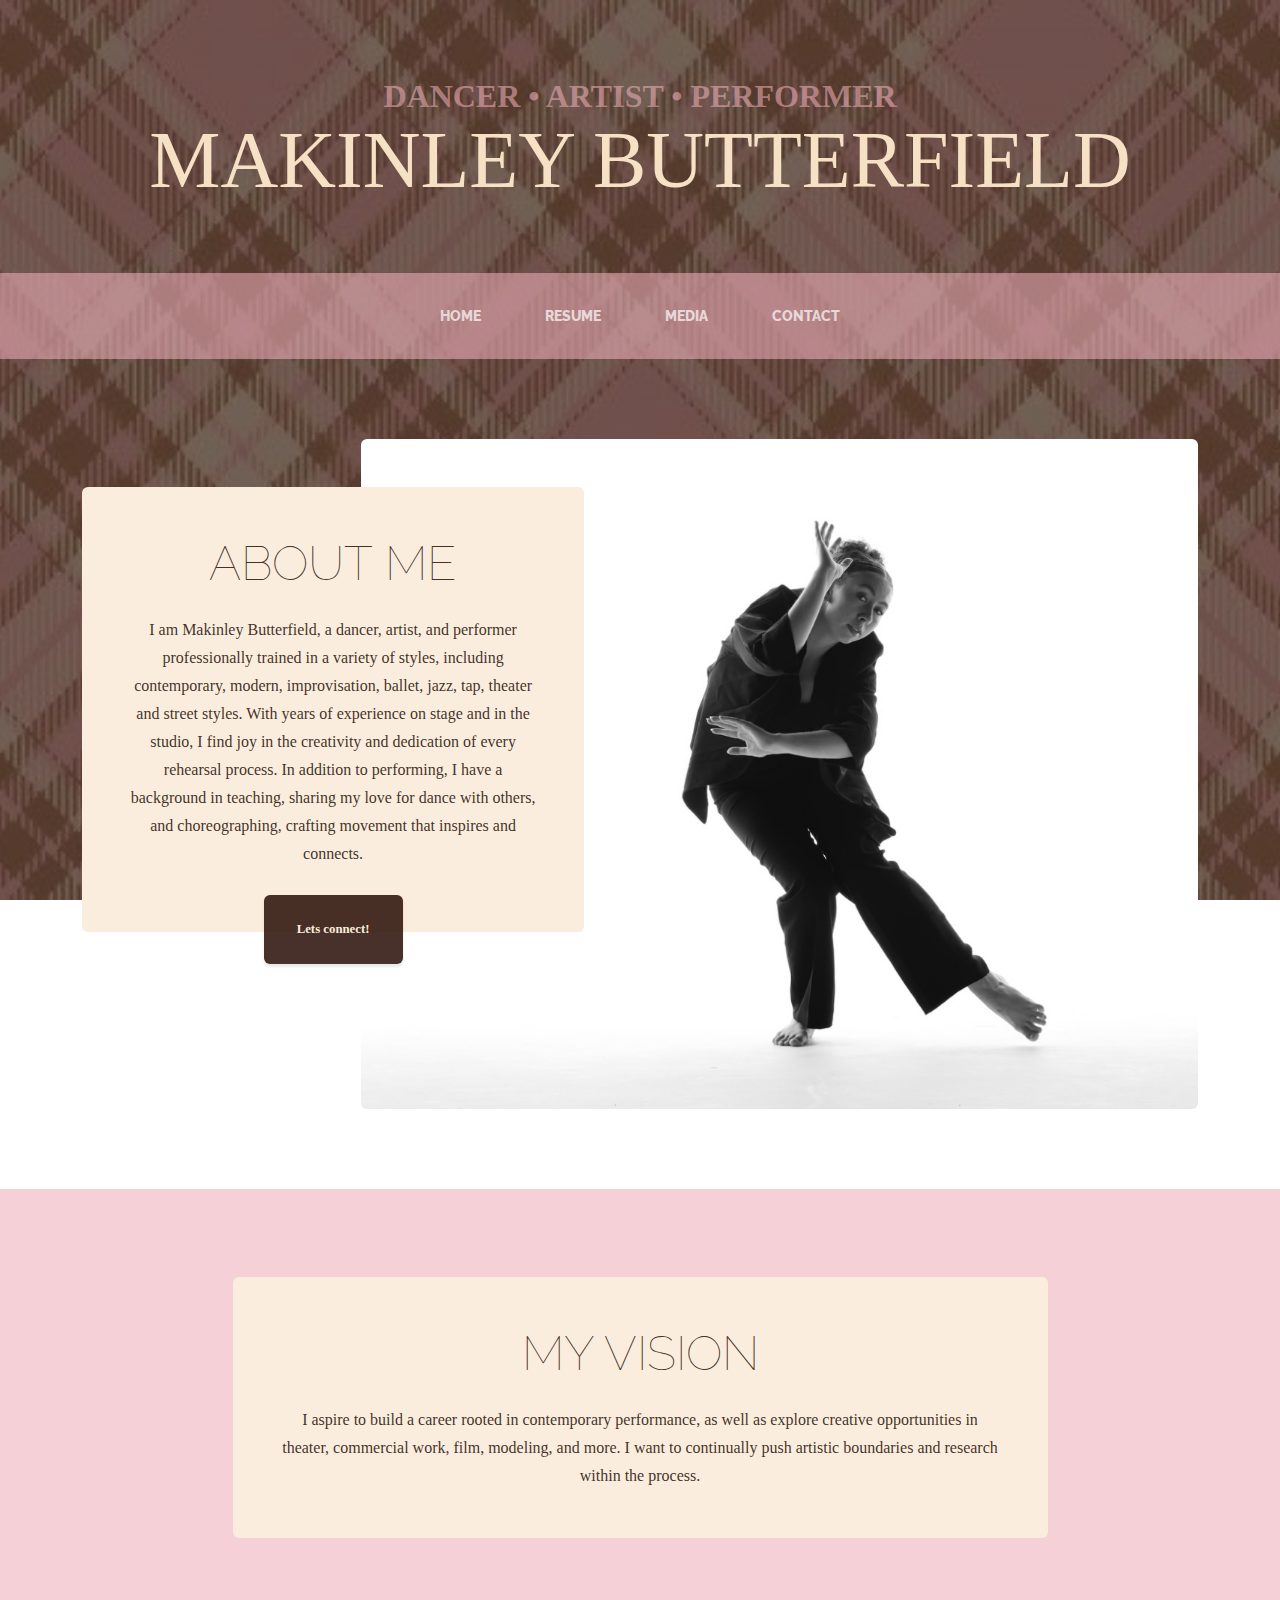
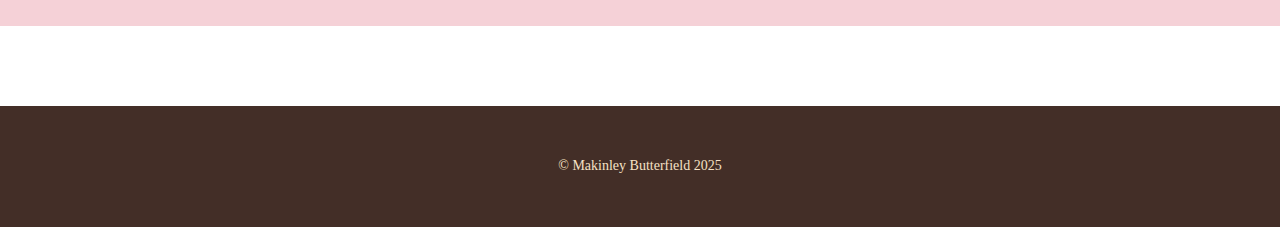
<file: index.html>
<!DOCTYPE html>
<html lang="en">
    <head>
        <meta charset="utf-8" />
        <meta name="viewport" content="width=device-width, initial-scale=1, shrink-to-fit=no" />
        <meta name="description" content="" />
        <meta name="author" content="" />
        <title>Makinley Butterfield</title>
        <link rel="icon" type="image/x-icon" href="assets/favicon.ico" />
        <!-- Google fonts-->
        <link href="https://fonts.googleapis.com/css?family=Raleway:100,100i,200,200i,300,300i,400,400i,500,500i,600,600i,700,700i,800,800i,900,900i" rel="stylesheet" />
        <link href="https://fonts.googleapis.com/css?family=Lora:400,400i,700,700i" rel="stylesheet" />
        <!-- Core theme CSS (includes Bootstrap)-->
        <link href="css/styles.css" rel="stylesheet" />
        <link rel="stylesheet" href="css/mystyles.css">
    </head>
    <body>
        <header>
            <h1 class="site-heading text-center text-faded d-none d-lg-block">
                <span class="site-heading-upper text-primary mb-3 pnkclr">DANCER • ARTIST • PERFORMER</span>
                <span class="site-heading-lower ">Makinley Butterfield</span>
            </h1>
        </header>
        <!-- Navigation-->
        <nav class="navbar navbar-expand-lg navbar-dark py-lg-4" id="mainNav">
            <div class="container">
                <a class="navbar-brand text-uppercase fw-bold d-lg-none brwnclr" href="index.html">Makinley Butterfield</a>
                <button class="navbar-toggler" type="button" data-bs-toggle="collapse" data-bs-target="#navbarSupportedContent" aria-controls="navbarSupportedContent" aria-expanded="false" aria-label="Toggle navigation"><span class="navbar-toggler-icon"></span></button>
                <div class="collapse navbar-collapse" id="navbarSupportedContent">
                    <ul class="navbar-nav mx-auto">
                        <li class="nav-item px-lg-4"><a class="nav-link text-uppercase" href="index.html">Home</a></li>
                        <li class="nav-item px-lg-4"><a class="nav-link text-uppercase" href="about.html">Resume</a></li>
                        <li class="nav-item px-lg-4"><a class="nav-link text-uppercase" href="products.html">Media</a></li>
                        <li class="nav-item px-lg-4"><a class="nav-link text-uppercase" href="store.html">Contact</a></li>
                    </ul>
                </div>
            </div>
        </nav>
        <section class="page-section clearfix">
            <div class="container">
                <div class="intro">
                    <img class="intro-img img-fluid mb-3 mb-lg-0 rounded" src="assets/img/intro.jpg" alt="..." />
                    <div class="intro-text left-0 text-center bg-faded p-5 rounded whtbg">
                        <h2 class="section-heading mb-4">
                            <span class="section-heading-lower brwnclr">About Me</span>
                        </h2>
                        <p class="mb-3 brwnclr">I am Makinley Butterfield, a dancer, artist, and performer professionally trained in a variety of styles, including contemporary, modern, improvisation, ballet, jazz, tap, theater and street styles. With years of experience on stage and in the studio, I find joy in the creativity and dedication of every rehearsal process. In addition to performing, I have a background in teaching, sharing my love for dance with others, and choreographing, crafting movement that inspires and connects.</p>
                        <div class="intro-button mx-auto "><a class="btn btn-xl brwnbg whtclr" href="store.html">Lets connect!</a></div>
                    </div>
                </div>
            </div>
        </section>
        <section class="page-section cta pnkbg">
            <div class="container">
                <div class="row">
                    <div class="col-xl-9 mx-auto ">
                        <div class="cta-inner bg-faded text-center rounded whtbg">
                            <h2 class="section-heading mb-4">
                                <span class="section-heading-lower brwnclr">My Vision</span>
                            </h2>
                            <p class="mb-0 brwnclr">I aspire to build a career rooted in contemporary performance, as well as explore creative opportunities in theater, commercial work, film, modeling, and more. I want to continually push artistic boundaries and research within the process.</p>
                        </div>
                    </div>
                </div>
            </div>
        </section>
        <footer class="footer text-faded text-center py-5">
            <div class="container"><p class="m-0 small">&copy; Makinley Butterfield 2025</p></div>
        </footer>
        <!-- Bootstrap core JS-->
        <script src="https://cdn.jsdelivr.net/npm/bootstrap@5.2.3/dist/js/bootstrap.bundle.min.js"></script>
        <!-- Core theme JS-->
        <script src="js/scripts.js"></script>
    </body>
</html>
</file>
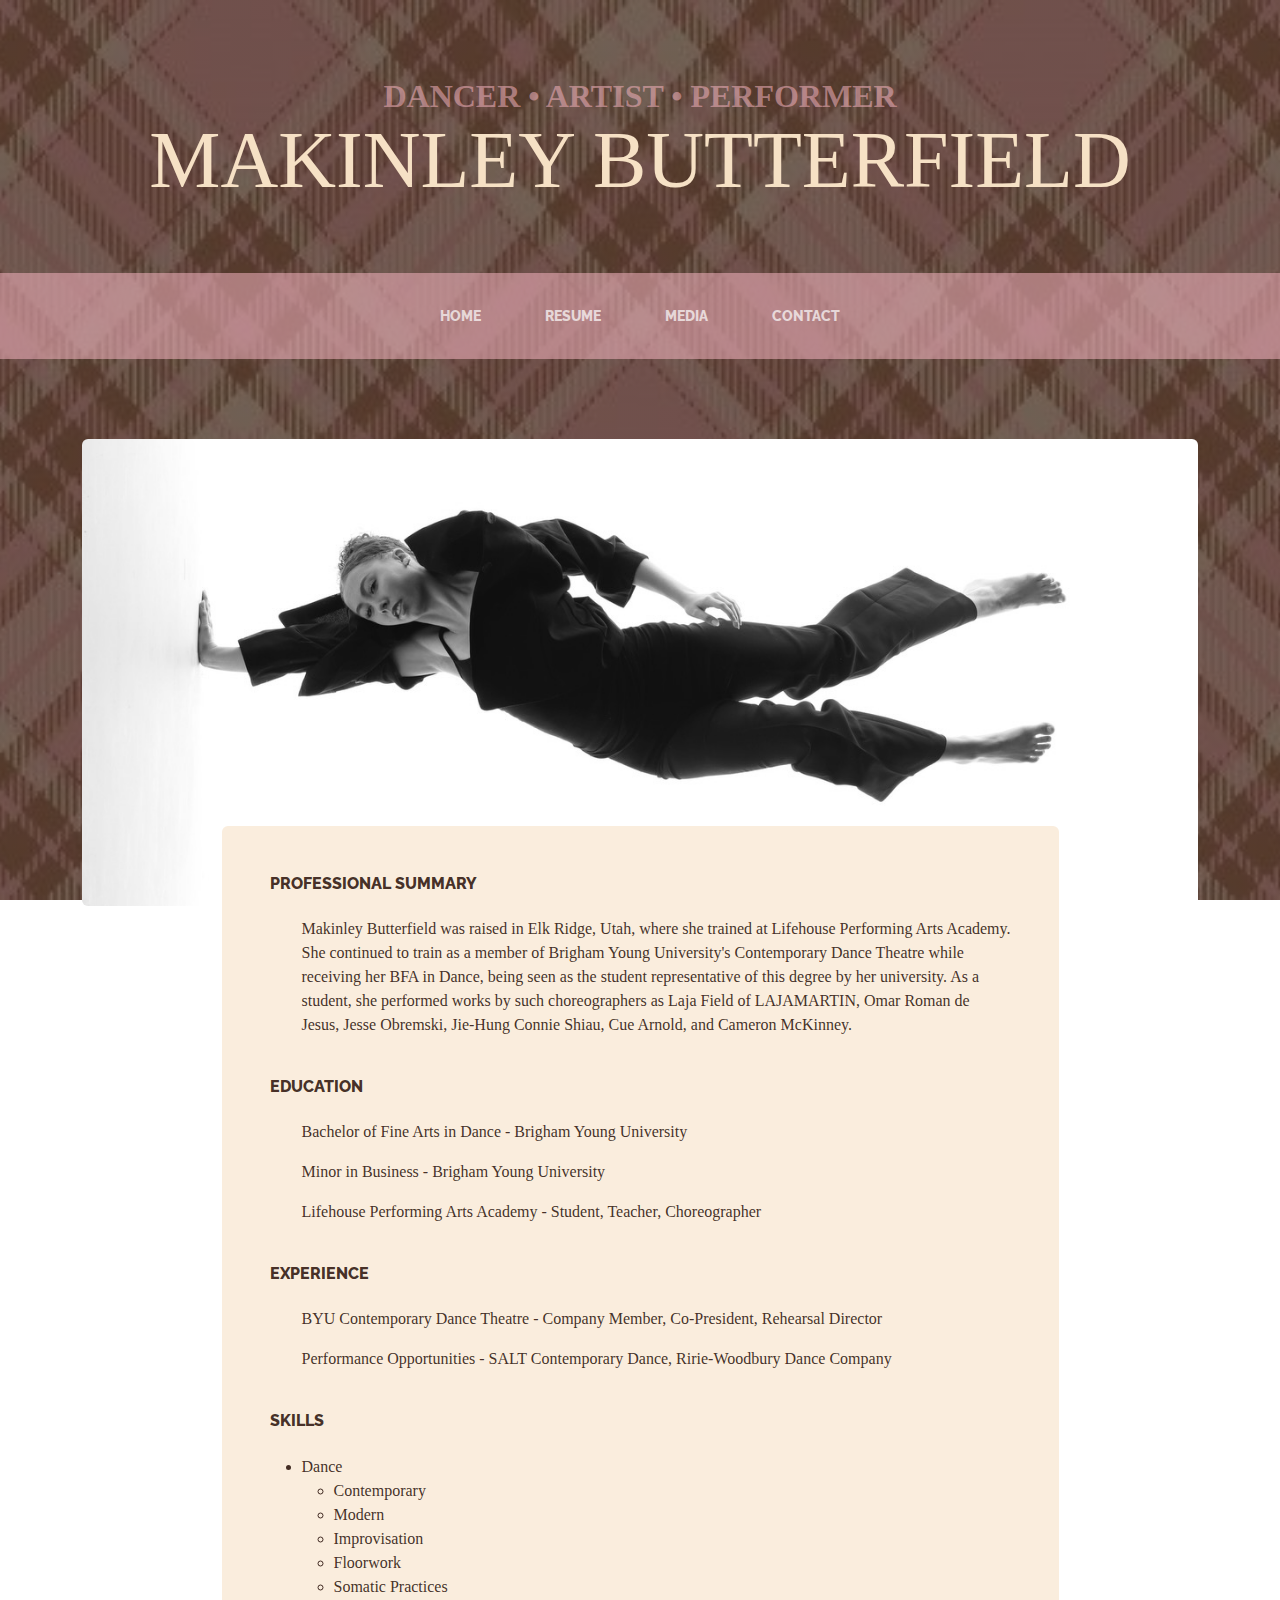
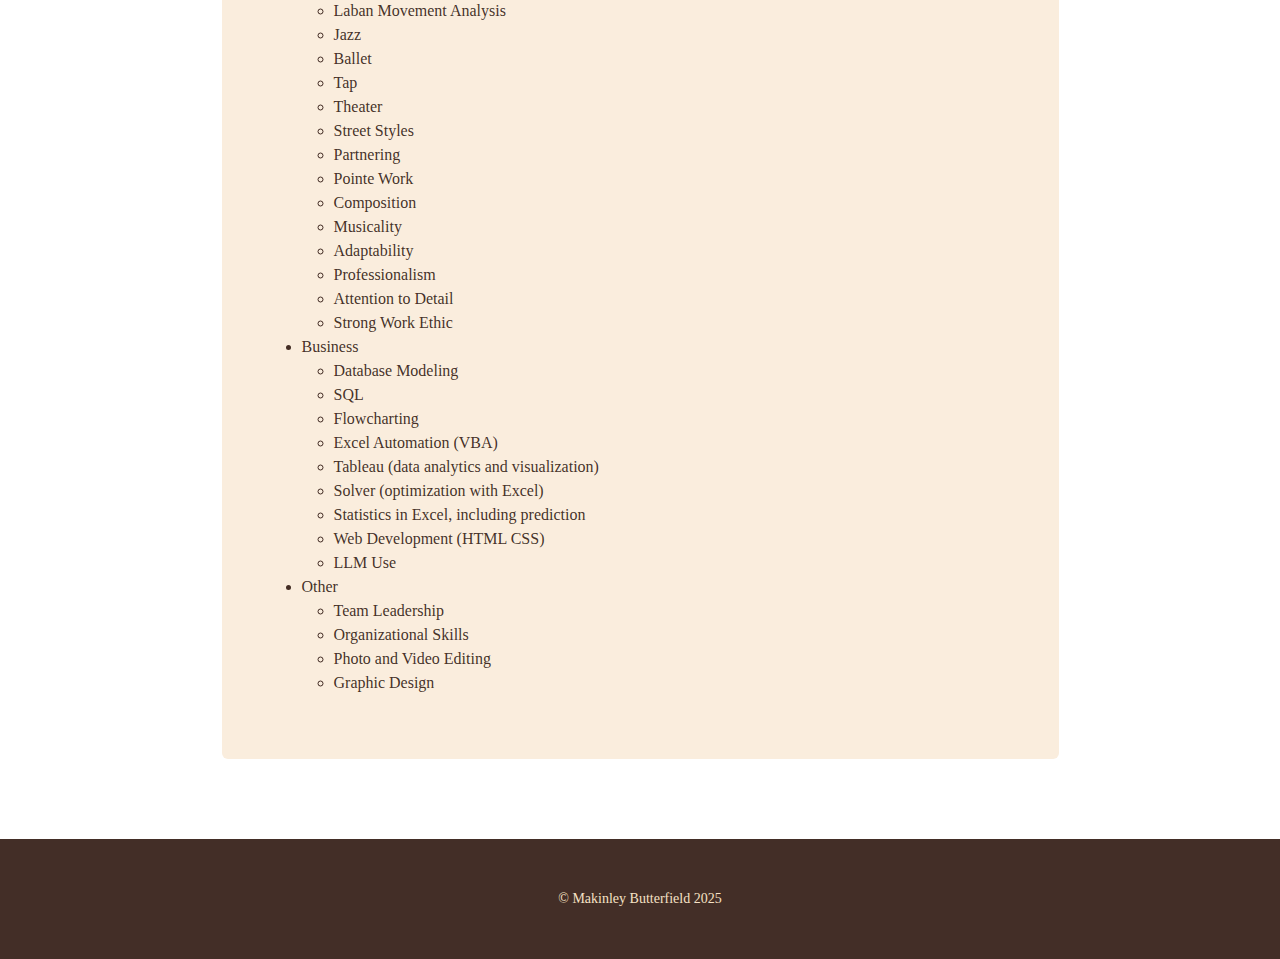
<file: about.html>
<!DOCTYPE html>
<html lang="en">
    <head>
        <meta charset="utf-8" />
        <meta name="viewport" content="width=device-width, initial-scale=1, shrink-to-fit=no" />
        <meta name="description" content="" />
        <meta name="author" content="" />
        <title>Makinley Butterfield</title>
        <link rel="icon" type="image/x-icon" href="assets/favicon.ico" />
        <!-- Google fonts-->
        <link href="https://fonts.googleapis.com/css?family=Raleway:100,100i,200,200i,300,300i,400,400i,500,500i,600,600i,700,700i,800,800i,900,900i" rel="stylesheet" />
        <link href="https://fonts.googleapis.com/css?family=Lora:400,400i,700,700i" rel="stylesheet" />
        <!-- Core theme CSS (includes Bootstrap)-->
        <link href="css/styles.css" rel="stylesheet" />
        <link rel="stylesheet" href="css/mystyles.css">
    </head>
    <body>
        <header>
            <h1 class="site-heading text-center text-faded d-none d-lg-block">
                <span class="site-heading-upper text-primary mb-3 pnkclr">DANCER • ARTIST • PERFORMER</span>
                <span class="site-heading-lower">Makinley Butterfield</span>
            </h1>
        </header>
        <!-- Navigation-->
        <nav class="navbar navbar-expand-lg navbar-dark py-lg-4" id="mainNav">
            <div class="container">
                <a class="navbar-brand text-uppercase fw-bold d-lg-none brwnclr" href="index.html">Makinley Butterfield</a>
                <button class="navbar-toggler" type="button" data-bs-toggle="collapse" data-bs-target="#navbarSupportedContent" aria-controls="navbarSupportedContent" aria-expanded="false" aria-label="Toggle navigation"><span class="navbar-toggler-icon"></span></button>
                <div class="collapse navbar-collapse" id="navbarSupportedContent">
                    <ul class="navbar-nav mx-auto">
                        <li class="nav-item px-lg-4"><a class="nav-link text-uppercase" href="index.html">Home</a></li>
                        <li class="nav-item px-lg-4"><a class="nav-link text-uppercase" href="about.html">Resume</a></li>
                        <li class="nav-item px-lg-4"><a class="nav-link text-uppercase" href="products.html">Media</a></li>
                        <li class="nav-item px-lg-4"><a class="nav-link text-uppercase" href="store.html">Contact</a></li>
                    </ul>
                </div>
            </div>
        </nav>
        <section class="page-section about-heading">
            <div class="container">
                <img class="img-fluid rounded about-heading-img mb-3 mb-lg-0 " src="assets/img/about.jpg" alt="..." />
                <div class="about-heading-content ">
                    
                        <div class="col-xl-9 col-lg-10 mx-auto ">
                            <div class="bg-faded rounded p-5 whtbg brwnclr">
                                <h2 class="section-heading mb-4 ">
                                    <span class="section-heading-upper">PROFESSIONAL SUMMARY</span>
                                </h2>
                                    <ol>Makinley Butterfield was raised in Elk Ridge, Utah, where she trained at Lifehouse Performing Arts Academy. She continued to train as a member of Brigham Young University's Contemporary Dance Theatre while receiving her BFA in Dance, being seen as the student representative of this degree by her university. As a student, she performed works by such choreographers as Laja Field of LAJAMARTIN, Omar Roman de Jesus, Jesse Obremski, Jie-Hung Connie Shiau, Cue Arnold, and Cameron McKinney.</ol>
                                <br>
                                <h2 class="section-heading mb-4">
                                    <span class="section-heading-upper">Education</span>
                                
                                </h2>
                                    <ol>Bachelor of Fine Arts in Dance - Brigham Young University</ol>
                                    <ol>Minor in Business - Brigham Young University</ol>
                                    <ol>Lifehouse Performing Arts Academy - Student, Teacher, Choreographer</ol>
                                    <br>
                                <h2 class="section-heading mb-4">
                                    <span class="section-heading-upper">Experience</span>
                                
                                </h2>
                                    <ol>BYU Contemporary Dance Theatre - Company Member, Co-President, Rehearsal Director</ol>
                                    <ol>Performance Opportunities - SALT Contemporary Dance, Ririe-Woodbury Dance Company</ol>
                                    <br>
                                <h2 class="section-heading mb-4">
                                    <span class="section-heading-upper">Skills</span>
                                    
                                </h2>
                                <ul>
                                    <li>Dance<ul>
                                    <li>Contemporary</li>
                                    <li>Modern</li>
                                    <li>Improvisation</li>
                                    <li>Floorwork</li>
                                    <li>Somatic Practices</li>
                                    <li>Laban Movement Analysis</li>
                                    <li>Jazz</li>
                                    <li>Ballet</li>
                                    <li>Tap</li>
                                    <li>Theater</li>
                                    <li>Street Styles</li>
                                    <li>Partnering</li>
                                    <li>Pointe Work</li>
                                    <li>Composition</li>
                                    <li>Musicality</li>
                                    <li>Adaptability</li>
                                    <li>Professionalism</li>
                                    <li>Attention to Detail</li>
                                    <li>Strong Work Ethic</li>
                                </ul>
                            </li>
                            
                                <li>Business<ul>
                                    <li>Database Modeling</li>
                                    <li>SQL</li>
                                    <li>Flowcharting</li>
                                    <li>Excel Automation (VBA)</li>
                                    <li>Tableau (data analytics and visualization)</li>
                                    <li>Solver (optimization with Excel)</li>
                                    <li>Statistics in Excel, including prediction</li>
                                    <li>Web Development (HTML CSS)</li>
                                    <li>LLM Use</li>
                                </ul>
                            </li>
                                <li>Other<ul>
                                    <li>Team Leadership</li>
                                    <li>Organizational Skills</li>
                                    <li>Photo and Video Editing</li>
                                    <li>Graphic Design</li>
                                </ul>
                            </li>   
                        </div>                           
                                
                            </div>
                        </div>
                    </div>
                </div>
            </div>
        </section>
        <footer class="footer text-faded text-center py-5">
            <div class="container"><p class="m-0 small">&copy; Makinley Butterfield 2025</p></div>
        </footer>
        <!-- Bootstrap core JS-->
        <script src="https://cdn.jsdelivr.net/npm/bootstrap@5.2.3/dist/js/bootstrap.bundle.min.js"></script>
        <!-- Core theme JS-->
        <script src="js/scripts.js"></script>
    </body>
</html>
</file>
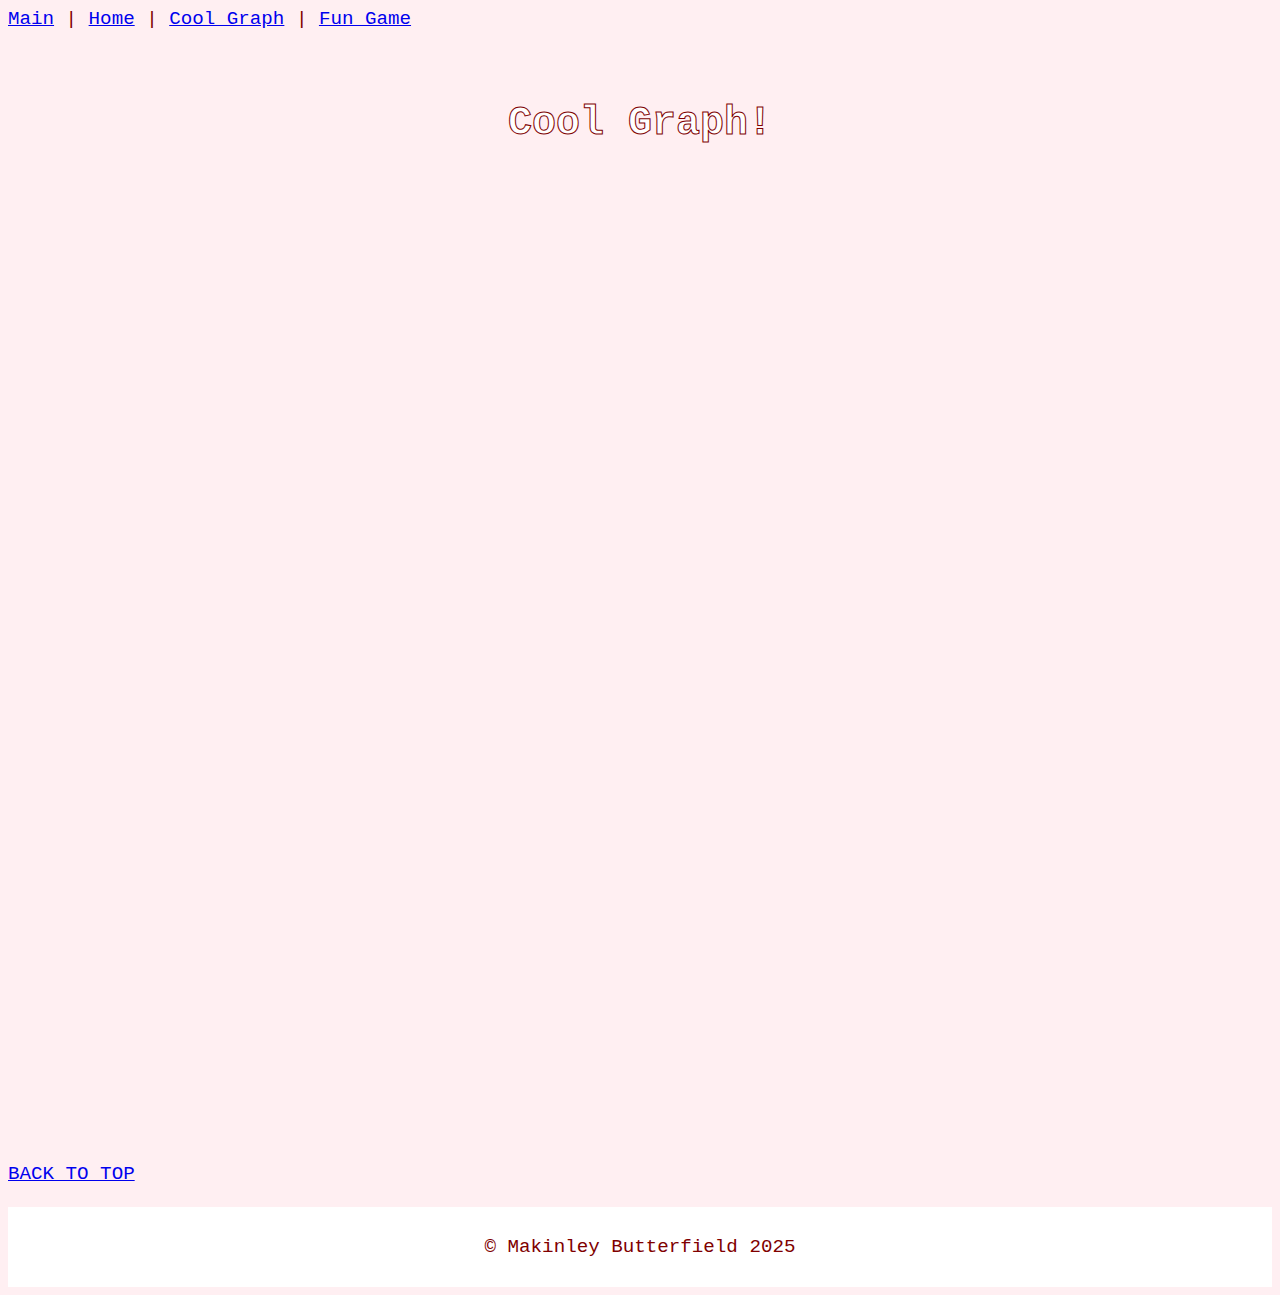
<file: coolgraph.html>
<!DOCTYPE html>
<html lang="en">
<head>
    <meta charset="UTF-8">
    <meta name="viewport" content="width=device-width, initial-scale=1.0">
    <title>Cool Graph</title>
    <link rel="stylesheet" href="css/secretstyles.css">

</head>
<body>
    <a class="nav-link text-uppercase header" href="index.html" id="Main">Main</a>  |
    <a class="nav-link text-uppercase header" href="hehe.html" id="home">Home</a>  |
    <a class="nav-link text-uppercase header" href="coolgraph.html" id="coolgraph">Cool Graph</a>  |
    <a class="nav-link text-uppercase header" href="fungame.html" id="fungame">Fun Game</a>

    <br><br><br>
    <h1>Cool Graph!</h1>
    <div class='tableauPlaceholder tableau-container' width="100px" id='viz1734396223423' style='position: relative'><noscript><a href='#'><img alt='Final Viz ' src='https:&#47;&#47;public.tableau.com&#47;static&#47;images&#47;Th&#47;TheChangingGeographyofCandyLandIronQuestGamesNightViz&#47;FinalViz&#47;1_rss.png' style='border: none' /></a></noscript><object class='tableauViz'  style='display:none;'><param name='host_url' value='https%3A%2F%2Fpublic.tableau.com%2F' /> <param name='embed_code_version' value='3' /> <param name='site_root' value='' /><param name='name' value='TheChangingGeographyofCandyLandIronQuestGamesNightViz&#47;FinalViz' /><param name='tabs' value='no' /><param name='toolbar' value='yes' /><param name='static_image' value='https:&#47;&#47;public.tableau.com&#47;static&#47;images&#47;Th&#47;TheChangingGeographyofCandyLandIronQuestGamesNightViz&#47;FinalViz&#47;1.png' /> <param name='animate_transition' value='yes' /><param name='display_static_image' value='yes' /><param name='display_spinner' value='yes' /><param name='display_overlay' value='yes' /><param name='display_count' value='yes' /><param name='language' value='en-US' /><param name='filter' value='_gl=1*15prfb5*_ga*MTAwMzc4MzAyMy4xNzM0Mzk0NjQ3*_ga_8YLN0SNXVS*MTczNDM5NDY0NS4xLjEuMTczNDM5NjE5NS4wLjAuMA..' /></object></div>                <script type='text/javascript'>                    var divElement = document.getElementById('viz1734396223423');                    var vizElement = divElement.getElementsByTagName('object')[0];                    vizElement.style.width='1800px';vizElement.style.height='1177px';                    var scriptElement = document.createElement('script');                    scriptElement.src = 'https://public.tableau.com/javascripts/api/viz_v1.js';                    vizElement.parentNode.insertBefore(scriptElement, vizElement);                </script>

    <br><br><br><br><br><br><br><br><br><br><br><br><br><br><br><br><br><br><br><br><br><br><br><br><br><br><br><br><br><br><br><br><br><br><br><br><br><br><br><br><br><br><br><br><br>
    <a href="#home">BACK TO TOP</a>    
    <br><br>
    <div class="footer">
        <p>&copy; Makinley Butterfield 2025</p>
    </div>
</body>
</html>
</file>
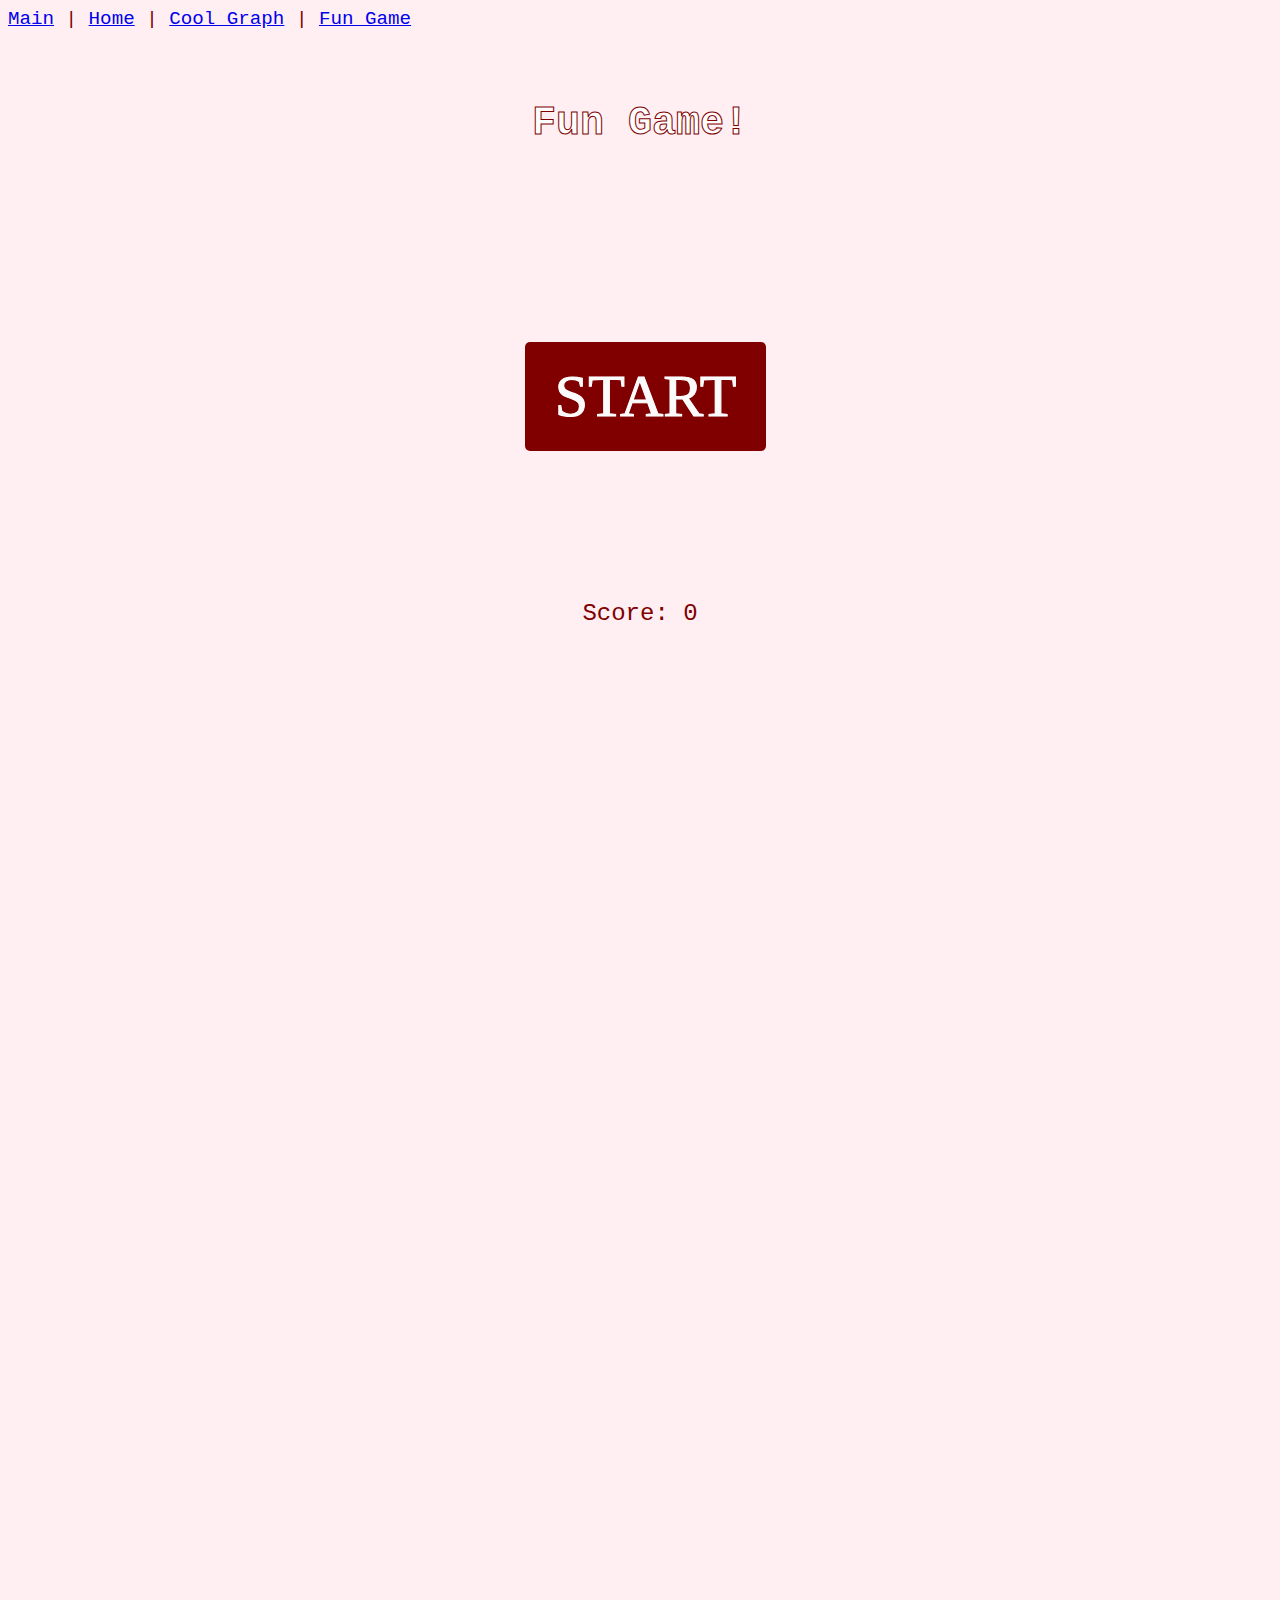
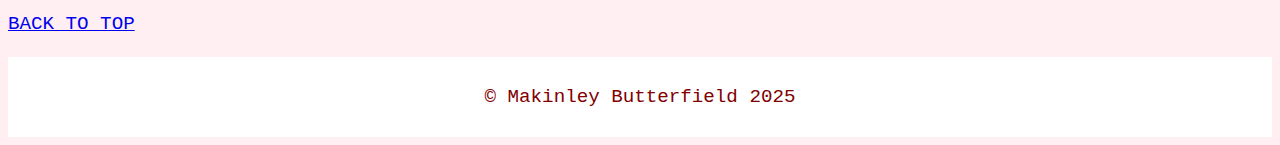
<file: fungame.html>
<!DOCTYPE html>
<html lang="en">
<head>
    <meta charset="UTF-8">
    <meta name="viewport" content="width=device-width, initial-scale=1.0">
    <title>Fun Game</title>
    <link rel="stylesheet" href="css/secretstyles.css">

</head>
<body>
    <a class="nav-link text-uppercase header" href="index.html" id="Main">Main</a>  |
    <a class="nav-link text-uppercase header" href="hehe.html" id="home">Home</a>  |
    <a class="nav-link text-uppercase header" href="coolgraph.html" id="coolgraph">Cool Graph</a>  |
    <a class="nav-link text-uppercase header" href="fungame.html" id="fungame">Fun Game</a>
    
    <br><br><br>
    <h1>Fun Game!</h1>


    <!DOCTYPE html>
<html lang="en">
<head>
  <meta charset="UTF-8">
  <meta name="viewport" content="width=device-width, initial-scale=1.0">
  <title>Snake Game</title>
  <style>
    .bdy {
      margin: 0;
      display: flex;
      justify-content: center;
      align-items: center;
      height: 50vh;
    }
    canvas {
      border: 1px solid white;
      background-color: #000;
    }
    #score {
      position: absolute;
      top: 600px;
      left: 50%;
      transform: translateX(-50%);
      font-size: 24px;
    }

    #startButton {
        padding: 20px 30px;
        font-size: 60px;
        font-family: Georgia, 'Times New Roman', Times, serif;
        -webkit-text-stroke: 1px rgb(255, 255, 255);
        background-color: maroon;
        color: rgb(251, 251, 251);
        border: none;
        cursor: pointer;
        border-radius: 5px;
        position: absolute;
        left: 41%;
        top: 38%;
    }
    
    #startButton:hover {
        background-color: rgba(128, 0, 0, 0.614);
    }

  </style>

<button id="startButton">START</button>

<div class="bdy">
  <div id="score">Score: 0</div>
  <canvas id="gameCanvas" width="400" height="400" style="display: none;"></canvas>
</div>

<script>
  const startButton = document.getElementById('startButton');
  const canvas = document.getElementById('gameCanvas');
  const ctx = canvas.getContext('2d');
  const scoreDisplay = document.getElementById('score');

  const boxSize = 20;
  let snake = [{ x: 9 * boxSize, y: 9 * boxSize }];
  let direction = "RIGHT";
  let food = {
    x: Math.floor(Math.random() * 20) * boxSize,
    y: Math.floor(Math.random() * 20) * boxSize
  };
  let score = 0;
  let gameInterval;

  // Start button functionality
  startButton.addEventListener('click', () => {
    startButton.style.display = 'none'; // Hide the button
    canvas.style.display = 'block'; // Show the game canvas
    gameInterval = setInterval(gameLoop, 150); // Start the game loop
  });

  document.addEventListener('keydown', changeDirection);

  function changeDirection(event) {
    const key = event.key;
    if (key === 'ArrowUp' && direction !== 'DOWN') direction = 'UP';
    else if (key === 'ArrowDown' && direction !== 'UP') direction = 'DOWN';
    else if (key === 'ArrowLeft' && direction !== 'RIGHT') direction = 'LEFT';
    else if (key === 'ArrowRight' && direction !== 'LEFT') direction = 'RIGHT';
  }

  function drawSnake() {
    snake.forEach(segment => {
      ctx.fillStyle = 'lime';
      ctx.fillRect(segment.x, segment.y, boxSize, boxSize);
    });
  }

  function moveSnake() {
    const head = { ...snake[0] };
    if (direction === 'UP') head.y -= boxSize;
    else if (direction === 'DOWN') head.y += boxSize;
    else if (direction === 'LEFT') head.x -= boxSize;
    else if (direction === 'RIGHT') head.x += boxSize;

    snake.unshift(head);

    // Check if snake eats food
    if (head.x === food.x && head.y === food.y) {
      score += 1;
      scoreDisplay.textContent = `Score: ${score}`;
      food = {
        x: Math.floor(Math.random() * 20) * boxSize,
        y: Math.floor(Math.random() * 20) * boxSize
      };
    } else {
      snake.pop();
    }
  }

  function drawFood() {
    ctx.fillStyle = 'red';
    ctx.fillRect(food.x, food.y, boxSize, boxSize);
  }

  function checkCollision() {
    const head = snake[0];
    // Check collision with walls
    if (head.x < 0 || head.x >= canvas.width || head.y < 0 || head.y >= canvas.height) {
      return true;
    }

    // Check collision with itself
    for (let i = 1; i < snake.length; i++) {
      if (head.x === snake[i].x && head.y === snake[i].y) {
        return true;
      }
    }

    return false;
  }

  function gameLoop() {
    if (checkCollision()) {
      clearInterval(gameInterval); // Stop the game loop
      alert(`Game Over! Your score was: ${score}`);
      document.location.reload(); // Reload the page to reset the game
    }

    ctx.clearRect(0, 0, canvas.width, canvas.height); // Clear the canvas
    drawFood();
    moveSnake();
    drawSnake();
  }
</script>

<br><br><br><br><br><br><br><br><br><br><br><br><br><br><br><br><br><br><br><br><br><br><br><br><br><br><br><br><br><br><br><br><br><br><br><br><br><br><br><br><br><br><br><br><br>
<a href="#home">BACK TO TOP</a>    
    <br><br>
    <div class="footer">
        <p>&copy; Makinley Butterfield 2025</p>
    </div>
</body>
</html>
</file>
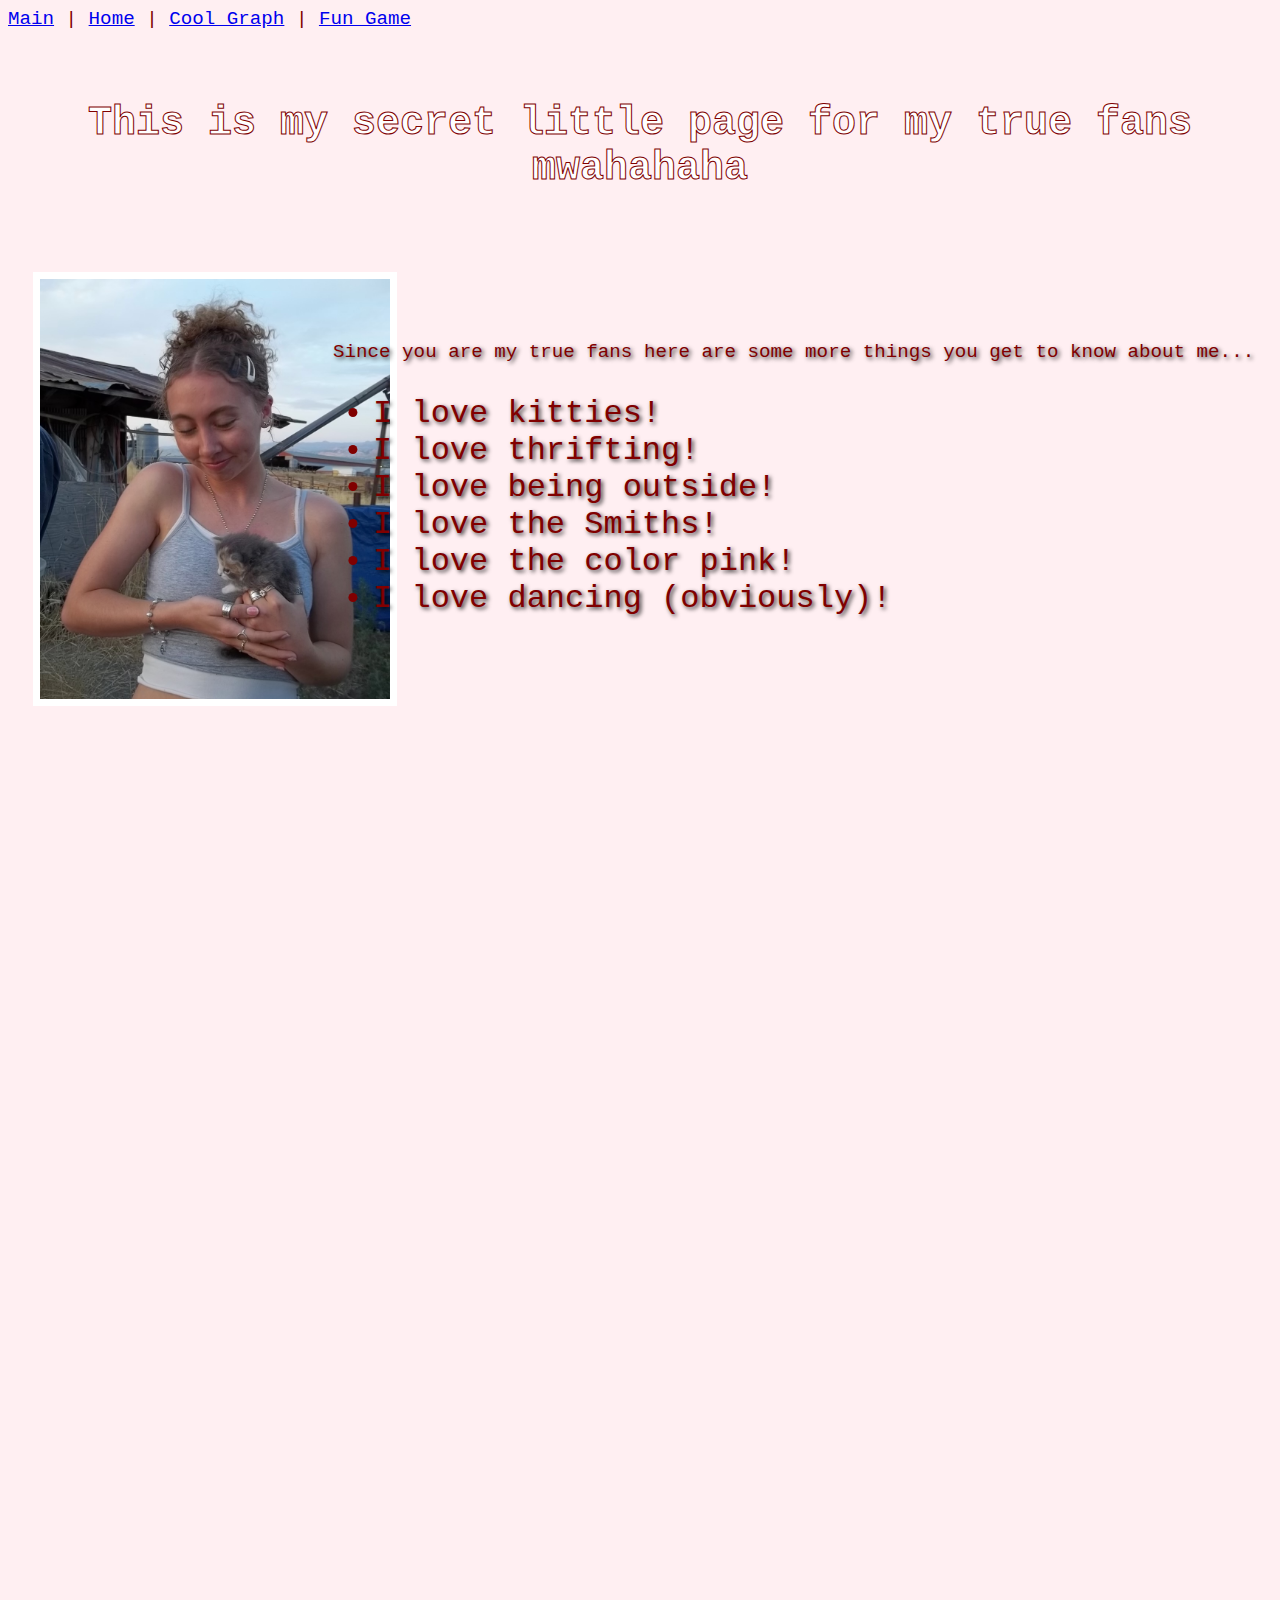
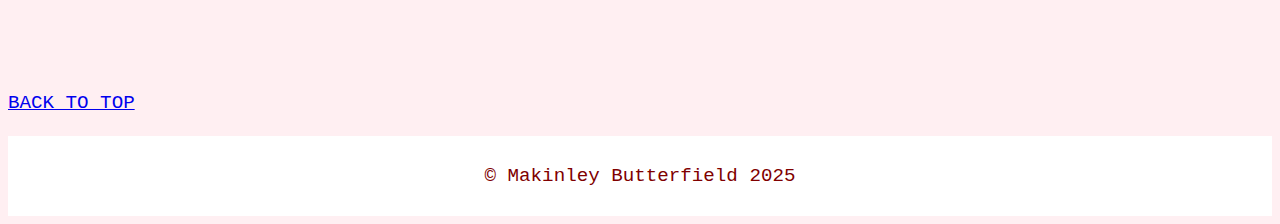
<file: hehe.html>
<!DOCTYPE html>
<html lang="en">
<head>
    <meta charset="UTF-8">
    <meta name="viewport" content="width=device-width, initial-scale=1.0">
    <title>Makinleys Secret Page</title>
    <link rel="stylesheet" href="css/secretstyles.css">
</head>
<body> 
    <a class="nav-link text-uppercase header" href="index.html" id="Main">Main</a>  |
    <a class="nav-link text-uppercase header" href="hehe.html" id="home">Home</a>  |
    <a class="nav-link text-uppercase header" href="coolgraph.html" id="coolgraph">Cool Graph</a>  |
    <a class="nav-link text-uppercase header" href="fungame.html" id="fungame">Fun Game</a>
<br><br><br>
    <h1>This is my secret little page for my true fans mwahahaha</h1>
    <br> <br>
    <div>
        <img src="assets/img/kitty.jpg" alt="Me with a kitty!" class="img">
    </div>
    <div class="box1"> Since you are my true fans here are some more things you get to know about me...
        <ul style="font-size: xx-large;">
            <li>I love kitties!</li>
            <li>I love thrifting!</li>
            <li>I love being outside!</li>
            <li>I love the Smiths!</li>
            <li>I love the color pink!</li>
            <li>I love dancing (obviously)!</li>
        </ul>
    </div>

    <br><br><br><br><br><br><br><br><br><br><br><br><br><br><br><br><br><br><br><br><br><br><br><br><br><br><br><br><br><br><br><br><br><br><br><br><br><br><br><br><br><br><br><br><br>
    <a href="#home">BACK TO TOP</a>    
    <br><br>
    <div class="footer">
        <p>&copy; Makinley Butterfield 2025</p>
    </div>
</body>
</html>
</file>
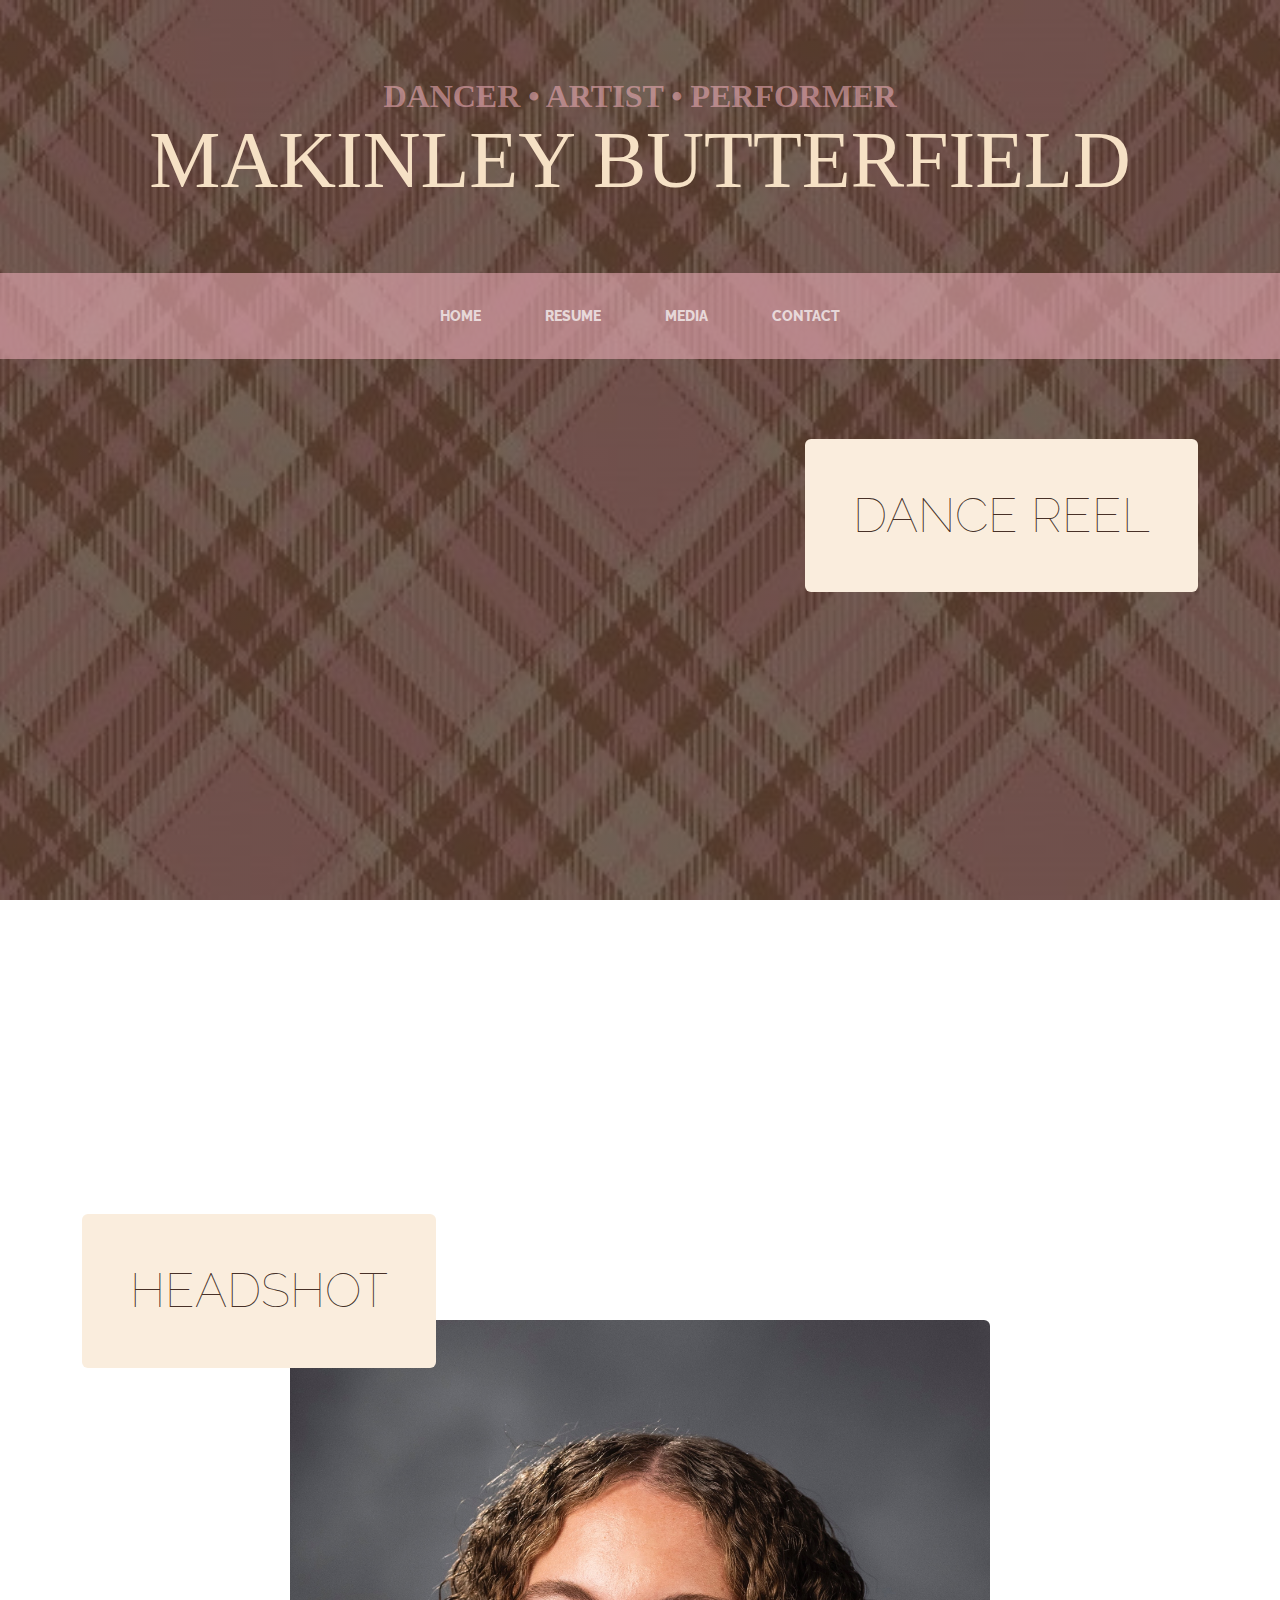
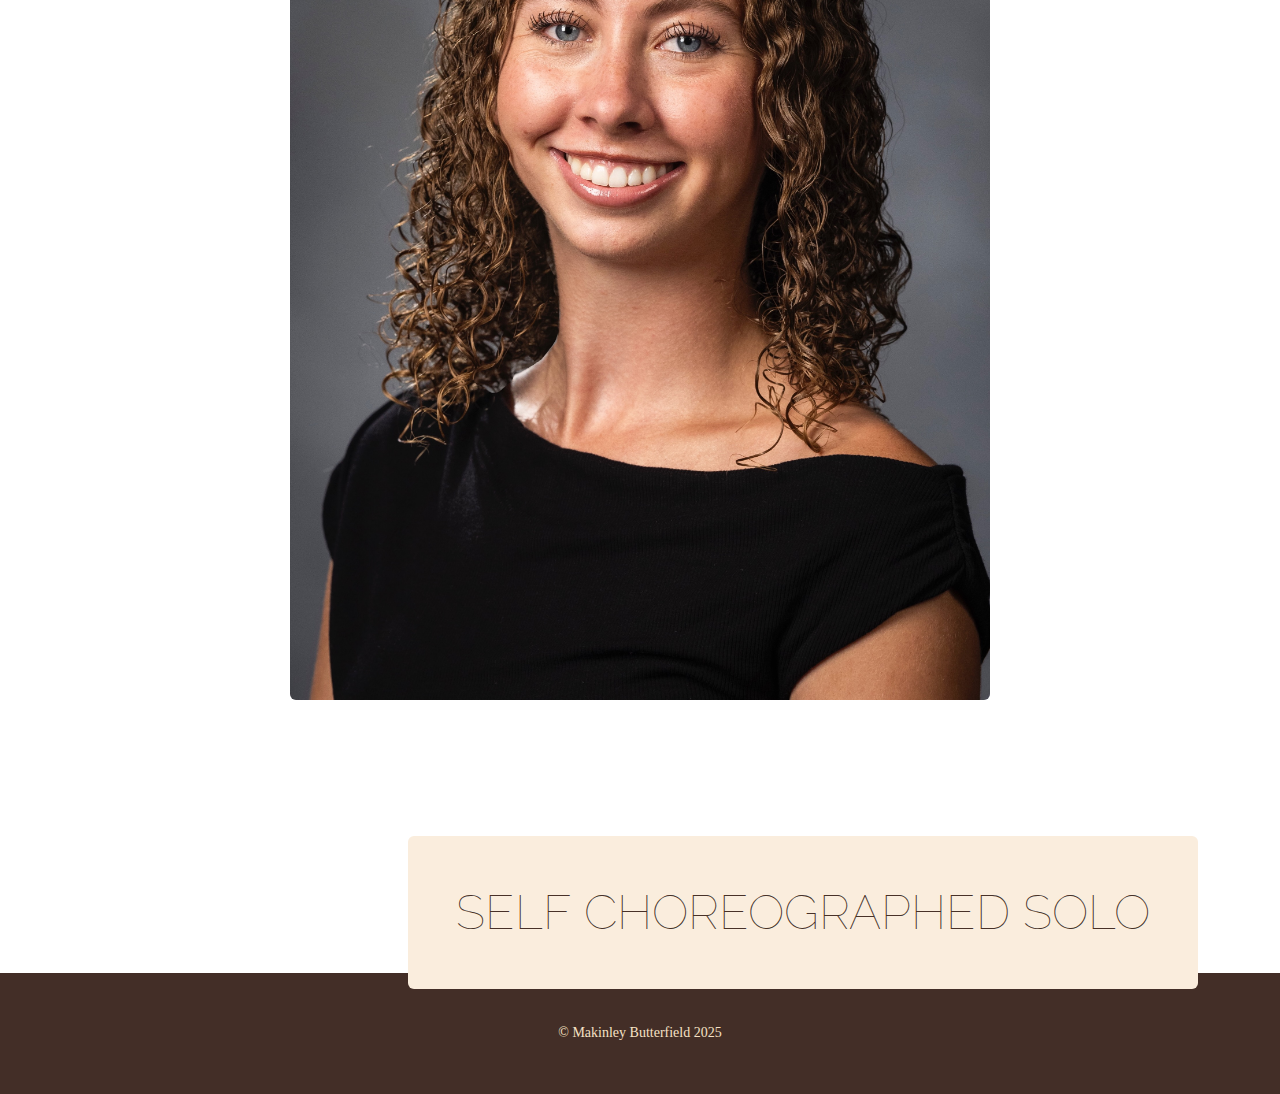
<file: products.html>
<!DOCTYPE html>
<html lang="en">
    <head>
        <meta charset="utf-8" />
        <meta name="viewport" content="width=device-width, initial-scale=1, shrink-to-fit=no" />
        <meta name="description" content="" />
        <meta name="author" content="" />
        <title>Makinley Butterfield</title>
        <link rel="icon" type="image/x-icon" href="assets/favicon.ico" />
        <!-- Google fonts-->
        <link href="https://fonts.googleapis.com/css?family=Raleway:100,100i,200,200i,300,300i,400,400i,500,500i,600,600i,700,700i,800,800i,900,900i" rel="stylesheet" />
        <link href="https://fonts.googleapis.com/css?family=Lora:400,400i,700,700i" rel="stylesheet" />
        <!-- Core theme CSS (includes Bootstrap)-->
        <link href="css/styles.css" rel="stylesheet" />
        <link rel="stylesheet" href="css/mystyles.css">
    </head>
    <body>
        <header>
            <h1 class="site-heading text-center text-faded d-none d-lg-block">
                <span class="site-heading-upper text-primary mb-3 pnkclr">DANCER • ARTIST • PERFORMER</span>
                <span class="site-heading-lower">Makinley Butterfield</span>
            </h1>
        </header>
        <!-- Navigation-->
        <nav class="navbar navbar-expand-lg navbar-dark py-lg-4" id="mainNav">
            <div class="container">
                <a class="navbar-brand text-uppercase fw-bold d-lg-none brwnclr" href="index.html">Makinley Butterfield</a>
                <button class="navbar-toggler" type="button" data-bs-toggle="collapse" data-bs-target="#navbarSupportedContent" aria-controls="navbarSupportedContent" aria-expanded="false" aria-label="Toggle navigation"><span class="navbar-toggler-icon"></span></button>
                <div class="collapse navbar-collapse" id="navbarSupportedContent">
                    <ul class="navbar-nav mx-auto">
                        <li class="nav-item px-lg-4"><a class="nav-link text-uppercase" href="index.html">Home</a></li>
                        <li class="nav-item px-lg-4"><a class="nav-link text-uppercase" href="about.html">Resume</a></li>
                        <li class="nav-item px-lg-4"><a class="nav-link text-uppercase" href="products.html">Media</a></li>
                        <li class="nav-item px-lg-4"><a class="nav-link text-uppercase" href="store.html">Contact</a></li>
                    </ul>
                </div>
            </div>
        </nav>
        <section class="page-section">
            <div class="container">
                <div class="product-item">
                    <div class="product-item-title d-flex">
                        <div class="bg-faded p-5 d-flex ms-auto rounded whtbg brwnclr">
                            <h2 class="section-heading mb-0">
                            
                                <span class="section-heading-lower">Dance Reel</span>
                            </h2>
                        </div>
                    </div>
            
                    <iframe class="product-item-img mx-auto d-flex rounded "
        width="800" 
        height="590" 
        src="https://www.youtube.com/embed/NdPJzU07iHY" 
        title="Makinley Butterfield Dance Reel" 
        frameborder="0" 
        allow="accelerometer; autoplay; clipboard-write; encrypted-media; gyroscope; picture-in-picture" 
        allowfullscreen>
    </iframe>
                    
                </div>
            </div>
        </section>
        <section class="page-section">
            <div class="container">
                <div class="product-item">
                    <div class="product-item-title d-flex">
                        <div class="bg-faded p-5 d-flex me-auto rounded whtbg brwnclr">
                            <h2 class="section-heading mb-0">
                                <span class="section-heading-lower">Headshot</span>
                            </h2>
                        </div>
                    </div>
                    <img class="product-item-img mx-auto d-flex rounded img-fluid mb-3 mb-lg-0" width="700" src="assets/img/products-02.jpg" alt="..." />
                    <div class="product-item-description d-flex ms-auto">
                    
                </div>
            </div>
        </section>
    <br>
        <section class="page-section">
            <div class="container">
                <div class="product-item">
                    <div class="product-item-title d-flex">
                        <div class="bg-faded p-5 d-flex ms-auto rounded whtbg brwnclr">
                            <h2 class="section-heading mb-0">
                                <span class="section-heading-lower">Self Choreographed Solo</span>
                            </h2>
                        </div>
                    </div>
                    <blockquote class="instagram-media product-item-img mx-auto d-flex rounded" data-instgrm-captioned data-instgrm-permalink="https://www.instagram.com/p/DDLN95ky-lZ/" data-instgrm-version="14" style="margin: auto; width: 600px;">
                    </blockquote>
                    <script async src="https://www.instagram.com/embed.js"></script>
                    <div class="product-item-description d-flex me-auto">
                </div>
            </div>
        </section>
        <footer class="footer text-faded text-center py-5">
            <div class="container"><p class="m-0 small">&copy; Makinley Butterfield 2025</p></div>
        </footer>
        <!-- Bootstrap core JS-->
        <script src="https://cdn.jsdelivr.net/npm/bootstrap@5.2.3/dist/js/bootstrap.bundle.min.js"></script>
        <!-- Core theme JS-->
        <script src="js/scripts.js"></script>
    </body>
</html>
</file>
<file: css/mystyles.css>
body{
    font-family: 'Times New Roman', Times, serif;
}

a {
    color: black; /* Default color */
    font-size: 16px; /* Default size */
    text-decoration: none; /* Removes underline */
    transition: all 0.3s ease; /* Smooth effect for all properties */
}

/* Hover effect */
a:hover{
    text-decoration: none;
    font-weight: bold;
    font-size: 18px;
}

.ul {
    text-decoration: underline;
}

.site-heading-lower {
    font-family: 'Times New Roman', Times, serif;
    font-weight: bold;
}

.brwnclr {
    color: rgba(47, 23, 15, 0.9) !important;
}

.nobold {
    font-weight: lighter !important;
}

.brwnbg {
    background-color: rgba(47, 23, 15, 0.886) !important;
}

.cool{
    font-style: normal !important;
}

.norm {
    text-decoration: none !important;
}

.pnkclr {
    color: rgba(238, 175, 185, 0.571) !important;
}

.pnkbg {
    background-color: rgba(238, 175, 185, 0.571) !important;
}

.whtclr {
    color: #faeddd !important;
}

.whtbg {
    background-color: #faeddd !important;
    border-color: #faeddd !important;
}


.mb-3 {
    font-family: 'Times New Roman', Times, serif;
    color: rgba(47, 23, 15, 0.9)
}


#mainNav{
    background-color: rgba(238, 175, 185, 0.571);
}

.imgsize{
    width: 500px;
    height: auto;
}

.movebox{
    left: 400px;
    width: 60%;
    margin-top: 1%;
    position: absolute; 
    border-right: 10px;
  }


.contact{
   display: block;
    font-size: 3rem;
    font-weight: 100;
      }

.email{
    font-size: x-large;
    font-family: 'Times New Roman', Times, serif
    
}

.submit{
    text-transform: uppercase;
    font-size: larger;
}

.button {
    display: block; /* Makes the button take up full width */
    margin: 20px auto; /* Centers horizontally */
    padding: 10px 20px;
    background-color: rgba(238, 175, 185, 0.571);
    color: white;
    border: none;
    border-radius: 5px;
    cursor: pointer;
    text-decoration: none;
}

.top {
    font-family: lora;
}
</file>
<file: css/secretstyles.css>
body{
    background-color: rgb(255, 239, 242);
    color: maroon;
    font-family: 'Courier New', Courier, monospace;
    font-size: 1.2rem;
}

h1{
    color: rgb(255, 255, 255) !important;
    -webkit-text-stroke: 1px maroon;
    font-family: inherit;
    font-size: 2.5rem;
    font-weight: bolder;
    text-align: center;
}

.img{
    border: 7px solid rgb(255, 255, 255); /* Border width, style, and color */
    width: 350px; /* Optional: Adjust the image size */
    height: auto; /* Maintain aspect ratio */
    position: relative;
    top:10px;
    left: 25px;
  }


.box1 {
    position: absolute; /* Allows positioning over the image */
    top: 55%; /* Vertically centers the text */
    left: 62%; /* Horizontally centers the text */
    transform: translate(-50%, -50%); /* Centers text precisely */
    text-shadow: 2px 2px 4px rgba(0, 0, 0, 0.8); /* Optional: Adds shadow for readability */
    white-space: nowrap;
}

.footer {
    background-color: #ffffff;
    color: maroon;
    text-align: center;
    padding: 10px 0;
    width: 100%;
    bottom: 0;
}
</file>
